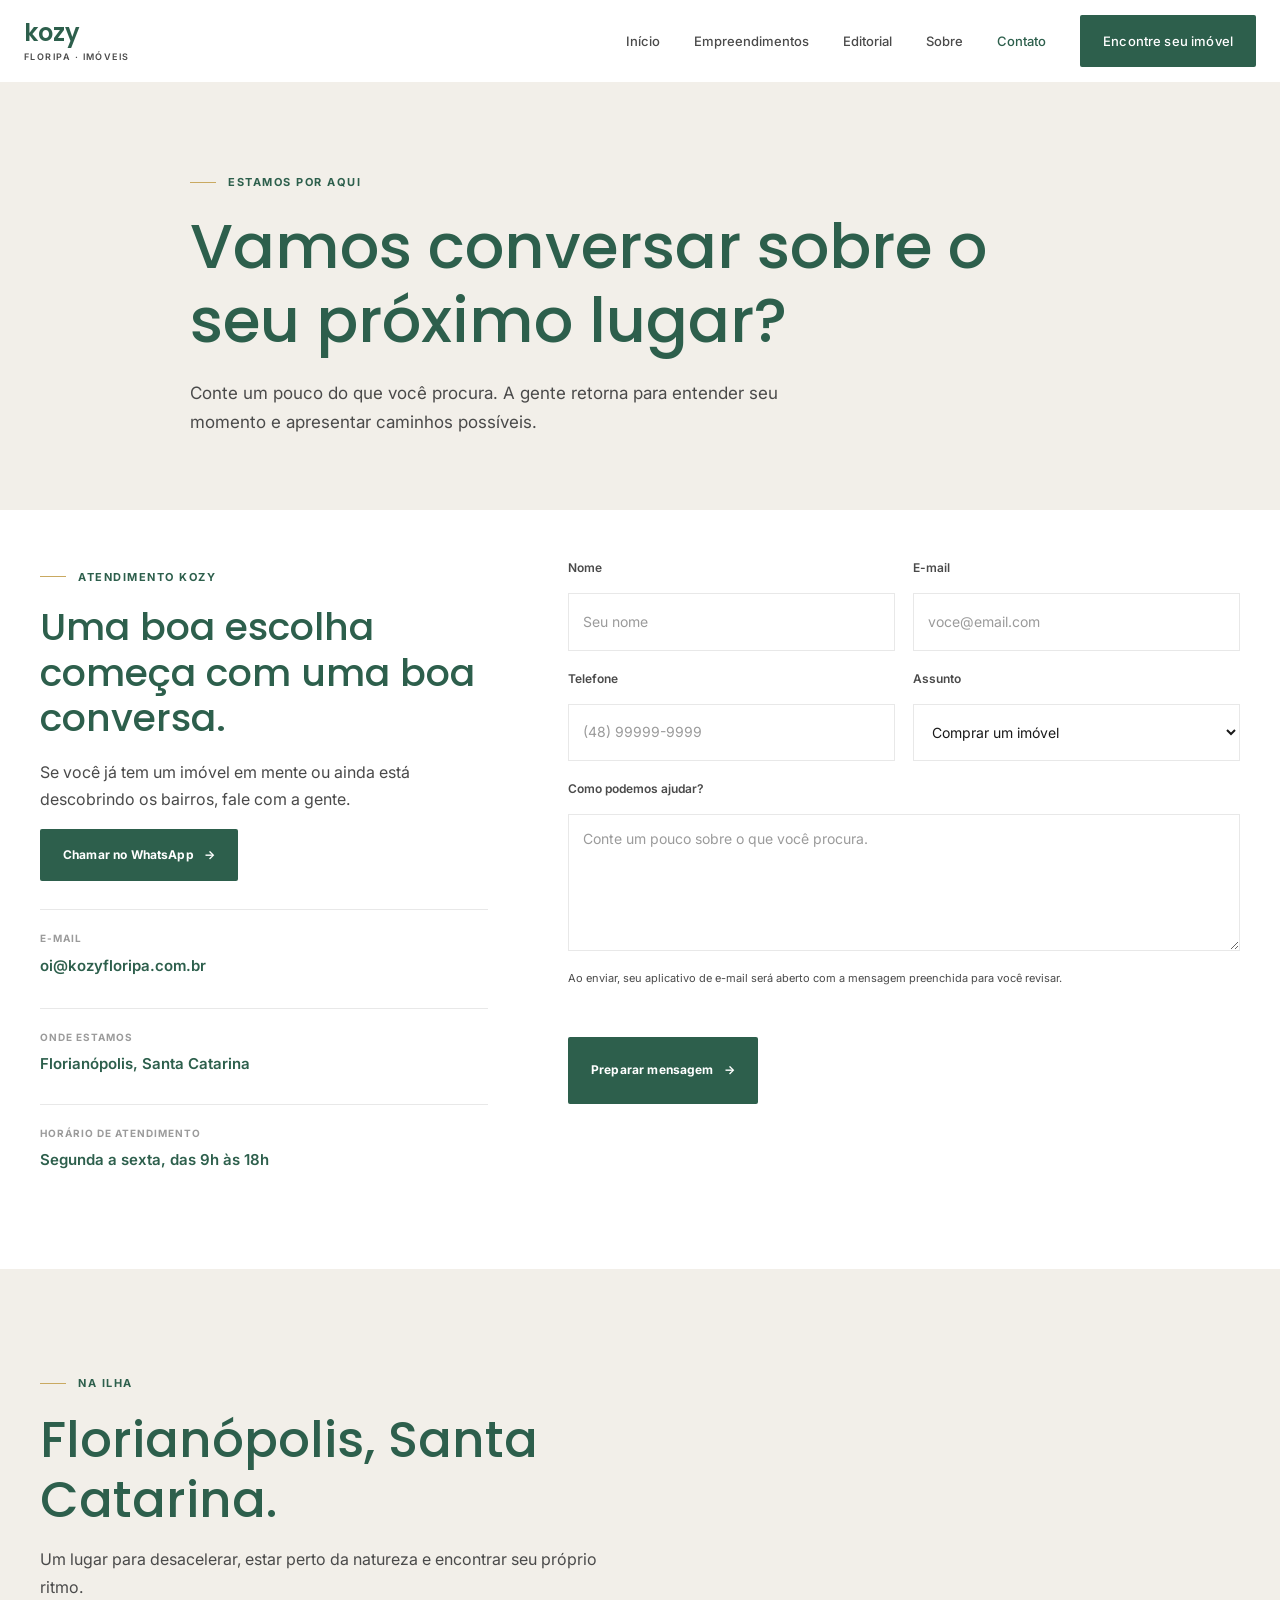
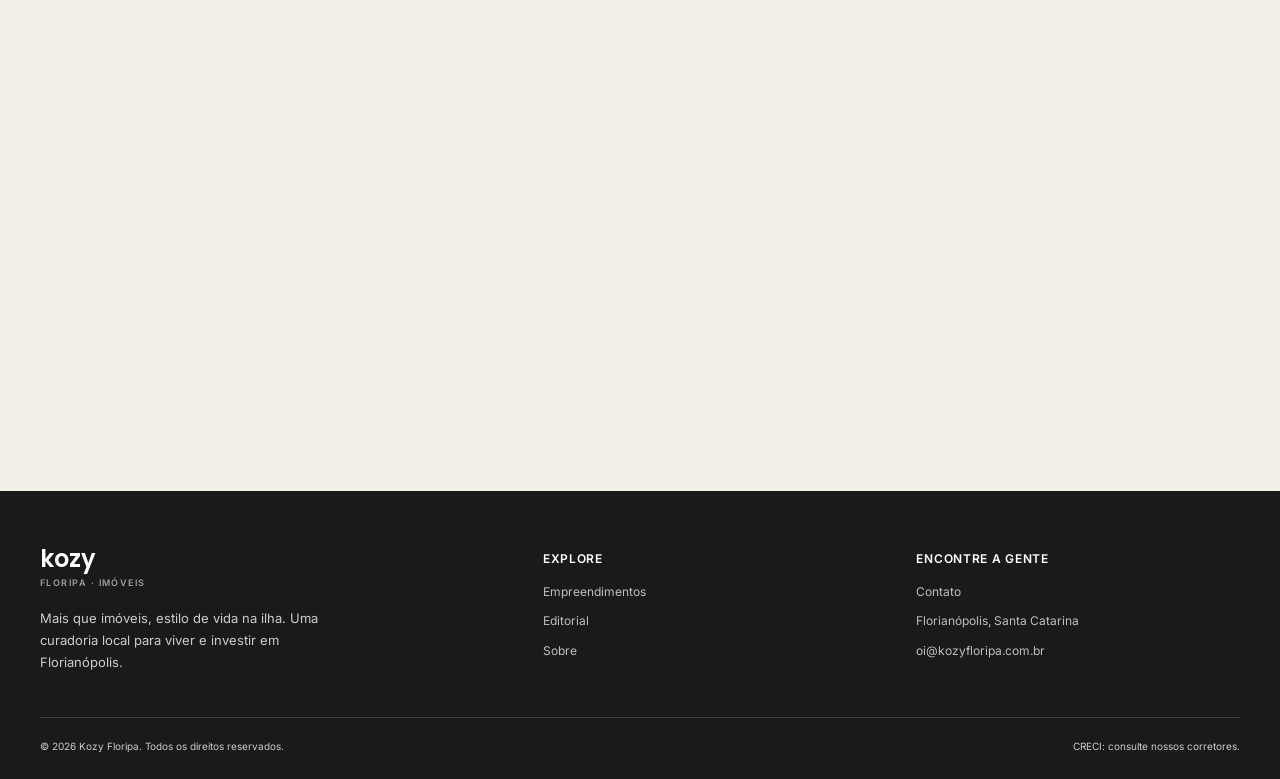
<file: pages/contato.html>
<!doctype html>
<html lang="pt-BR">
<head>
  <meta charset="utf-8"><meta name="viewport" content="width=device-width, initial-scale=1">
  <meta name="description" content="Fale com a Kozy Floripa para encontrar seu próximo imóvel ou tirar dúvidas sobre lançamentos imobiliários.">
  <meta name="theme-color" content="#2D5F4C">
  <title>Contato | Kozy Floripa</title>
  <link rel="canonical" href="https://shiriudailha.github.io/kozy-floripa/pages/contato.html">
  <meta property="og:type" content="website"><meta property="og:locale" content="pt_BR"><meta property="og:site_name" content="Kozy Floripa">
  <meta property="og:title" content="Contato | Kozy Floripa"><meta property="og:description" content="Fale com a Kozy Floripa para encontrar seu próximo imóvel ou tirar dúvidas sobre lançamentos imobiliários.">
  <meta property="og:url" content="https://shiriudailha.github.io/kozy-floripa/pages/contato.html"><meta property="og:image" content="https://images.pexels.com/photos/15641806/pexels-photo-15641806.jpeg?auto=compress&amp;cs=tinysrgb&amp;w=1200">
  <link rel="preconnect" href="https://fonts.googleapis.com"><link rel="preconnect" href="https://fonts.gstatic.com" crossorigin>
  <link href="https://fonts.googleapis.com/css2?family=Inter:wght@400;500;600;700&family=Poppins:wght@400;500;600&display=swap" rel="stylesheet"><link rel="stylesheet" href="../css/global.css"><script src="../js/main.js" defer></script>
</head>
<body>
  <a class="skip-link" href="#conteudo">Pular para o conteúdo</a>
  <header class="site-header"><div class="header-inner"><a class="brand" href="../index.html" aria-label="Kozy Floripa, página inicial"><span class="brand-name">kozy</span><span class="brand-caption">Floripa · imóveis</span></a><button class="nav-toggle" type="button" aria-label="Abrir menu" aria-expanded="false" aria-controls="menu-principal"><span></span></button><nav class="site-nav" id="menu-principal" aria-label="Navegação principal"><a href="../index.html">Início</a><a href="lancamentos.html">Empreendimentos</a><a href="editorial.html">Editorial</a><a href="../index.html#sobre-title">Sobre</a><a href="contato.html" aria-current="page">Contato</a><a class="button button--primary" href="#formulario">Encontre seu imóvel</a></nav></div></header>
  <main id="conteudo"><section class="page-hero"><div class="container"><span class="eyebrow">Estamos por aqui</span><h1>Vamos conversar sobre o seu próximo lugar?</h1><p>Conte um pouco do que você procura. A gente retorna para entender seu momento e apresentar caminhos possíveis.</p></div></section>
    <section class="section" style="padding-top:48px"><div class="container contact-layout"><div class="contact-copy"><span class="eyebrow">Atendimento Kozy</span><h2>Uma boa escolha começa com uma boa conversa.</h2><p>Se você já tem um imóvel em mente ou ainda está descobrindo os bairros, fale com a gente.</p><a class="button button--primary" href="https://wa.me/message/YGVRGLCAVJLBL1" target="_blank" rel="noopener noreferrer">Chamar no WhatsApp <span aria-hidden="true">→</span></a><div class="contact-method"><span>E-mail</span><a href="mailto:oi@kozyfloripa.com.br">oi@kozyfloripa.com.br</a></div><div class="contact-method"><span>Onde estamos</span><address>Florianópolis, Santa Catarina</address></div><div class="contact-method"><span>Horário de atendimento</span><address>Segunda a sexta, das 9h às 18h</address></div></div>
      <form class="contact-form" id="formulario" data-contact-form>
        <div class="form-field"><label for="nome">Nome</label><input id="nome" name="nome" autocomplete="name" placeholder="Seu nome" required></div>
        <div class="form-field"><label for="email">E-mail</label><input id="email" name="email" type="email" autocomplete="email" placeholder="voce@email.com" required></div>
        <div class="form-field"><label for="telefone">Telefone</label><input id="telefone" name="telefone" type="tel" autocomplete="tel" placeholder="(48) 99999-9999"></div>
        <div class="form-field"><label for="interesse">Assunto</label><select id="interesse" name="interesse"><option value="Compra de imóvel">Comprar um imóvel</option><option value="Investimento">Investir em Florianópolis</option><option value="Informações sobre lançamento">Informações sobre um lançamento</option><option value="Outro assunto">Outro assunto</option></select></div>
        <div class="form-field form-field--full"><label for="mensagem">Como podemos ajudar?</label><textarea id="mensagem" name="mensagem" placeholder="Conte um pouco sobre o que você procura." required></textarea></div>
        <p class="form-note">Ao enviar, seu aplicativo de e-mail será aberto com a mensagem preenchida para você revisar.</p>
        <button class="button button--primary" type="submit">Preparar mensagem <span aria-hidden="true">→</span></button><p class="form-status" id="form-status" aria-live="polite"></p>
      </form></div></section>
    <section class="section section--sand"><div class="container"><div class="section-heading"><span class="eyebrow">Na ilha</span><h2>Florianópolis, Santa Catarina.</h2><p>Um lugar para desacelerar, estar perto da natureza e encontrar seu próprio ritmo.</p></div><iframe class="map-frame" title="Mapa de Florianópolis" loading="lazy" src="https://www.openstreetmap.org/export/embed.html?bbox=-48.62%2C-27.75%2C-48.35%2C-27.42&amp;layer=mapnik"></iframe></div></section>
  </main>
  <footer class="site-footer"><div class="container"><div class="footer-top"><div class="footer-brand"><a class="brand" href="../index.html"><span class="brand-name">kozy</span><span class="brand-caption">Floripa · imóveis</span></a><p>Mais que imóveis, estilo de vida na ilha. Uma curadoria local para viver e investir em Florianópolis.</p></div><div class="footer-column"><h2>Explore</h2><a href="lancamentos.html">Empreendimentos</a><a href="editorial.html">Editorial</a><a href="../index.html#sobre-title">Sobre</a></div><div class="footer-column"><h2>Encontre a gente</h2><a href="contato.html">Contato</a><address>Florianópolis, Santa Catarina</address><a href="mailto:oi@kozyfloripa.com.br">oi@kozyfloripa.com.br</a></div></div><div class="footer-bottom"><span>© 2026 Kozy Floripa. Todos os direitos reservados.</span><span>CRECI: consulte nossos corretores.</span></div></div></footer>
</body>
</html>
</file>
<file: css/global.css>
:root {
  --verde-natureza: #2D5F4C;
  --ouro-confianca: #C9A961;
  --coral-acolhimento: #E07A5F;
  --areia-leveza: #F2EFE9;
  --branco: #FFFFFF;
  --off-white: #FAFAFA;
  --cinza-claro: #E8E8E8;
  --cinza-medio: #9B9B9B;
  --cinza-escuro: #4A4A4A;
  --preto-suave: #1A1A1A;
  --sucesso: #2D5F4C;
  --alerta: #D4A574;
  --erro: #C75B5B;
  --informacao: #5B9BD5;
  --font-title: 'Poppins', sans-serif;
  --font-body: 'Inter', sans-serif;
  --content-width: 1200px;
  --space-section: 96px;
  --shadow-card: 0 8px 30px rgba(26, 26, 26, 0.08);
}

*, *::before, *::after { box-sizing: border-box; }
html { scroll-behavior: smooth; }
body {
  margin: 0;
  color: var(--preto-suave);
  background: var(--branco);
  font: 400 16px/1.7 var(--font-body);
  -webkit-font-smoothing: antialiased;
}
body, button, input, textarea, select { font-family: var(--font-body); }
img { display: block; max-width: 100%; }
a { color: inherit; text-decoration: none; }
button, input, textarea { font: inherit; }
button, a, summary { -webkit-tap-highlight-color: transparent; }
button { color: inherit; }
h1, h2, h3, h4 {
  margin: 0;
  color: var(--verde-natureza);
  font-family: var(--font-title);
  font-weight: 500;
  line-height: 1.2;
}
p { margin: 0 0 1rem; }
::selection { color: var(--branco); background: var(--verde-natureza); }
:focus-visible { outline: 3px solid var(--coral-acolhimento); outline-offset: 3px; }
.skip-link {
  position: fixed; z-index: 100; top: 8px; left: 8px; padding: 12px 16px;
  color: var(--branco); background: var(--verde-natureza); transform: translateY(-160%);
}
.skip-link:focus { transform: translateY(0); }
.container { width: min(var(--content-width), calc(100% - 48px)); margin-inline: auto; }
.section { padding-block: var(--space-section); }
.section--sand { background: var(--areia-leveza); }
.eyebrow {
  display: inline-flex; align-items: center; gap: 12px; margin-bottom: 18px;
  color: var(--verde-natureza); font-size: 11px; font-weight: 700; letter-spacing: 1.5px; text-transform: uppercase;
}
.eyebrow::before { width: 26px; height: 1px; background: var(--ouro-confianca); content: ''; }
.section-heading { max-width: 690px; margin-bottom: 44px; }
.section-heading h2 { max-width: 620px; font-size: clamp(32px, 4vw, 50px); }
.section-heading p { max-width: 560px; margin: 16px 0 0; color: var(--cinza-escuro); }
.text-link { display: inline-flex; align-items: center; gap: 10px; color: var(--verde-natureza); font-size: 14px; font-weight: 700; }
.text-link::after { content: '\2192'; transition: transform .2s ease; }
.text-link:hover::after { transform: translateX(4px); }

.site-header { position: relative; z-index: 20; background: var(--branco); }
.header-inner {
  display: flex; min-height: 82px; align-items: center; justify-content: space-between;
  width: min(1360px, calc(100% - 48px)); margin-inline: auto;
}
.brand { display: inline-flex; flex-direction: column; line-height: 1; }
.brand-name { color: var(--verde-natureza); font: 600 24px/1 var(--font-title); letter-spacing: 0; }
.brand-caption { margin-top: 7px; color: var(--cinza-escuro); font-size: 9px; font-weight: 600; letter-spacing: 1.45px; text-transform: uppercase; }
.site-nav { display: flex; align-items: center; gap: 34px; }
.site-nav a { color: var(--cinza-escuro); font-size: 13px; font-weight: 500; transition: color .2s; }
.site-nav a:hover, .site-nav a[aria-current="page"] { color: var(--verde-natureza); }
.site-nav a.button--primary, .site-nav a.button--primary:hover { color: var(--branco); }
.nav-toggle { display: none; width: 44px; height: 44px; align-items: center; justify-content: center; border: 1px solid var(--cinza-claro); background: transparent; cursor: pointer; }
.nav-toggle span, .nav-toggle span::before, .nav-toggle span::after { display: block; width: 18px; height: 1px; background: var(--verde-natureza); transition: transform .2s ease; }
.nav-toggle span { position: relative; }
.nav-toggle span::before, .nav-toggle span::after { position: absolute; left: 0; content: ''; }
.nav-toggle span::before { top: -6px; }
.nav-toggle span::after { top: 6px; }
.nav-toggle[aria-expanded="true"] span { background: transparent; }
.nav-toggle[aria-expanded="true"] span::before { top: 0; transform: rotate(45deg); }
.nav-toggle[aria-expanded="true"] span::after { top: 0; transform: rotate(-45deg); }

.button {
  display: inline-flex; min-height: 52px; align-items: center; justify-content: center; gap: 10px;
  padding: 0 22px; border: 1px solid transparent; border-radius: 2px;
  font-size: 12px; font-weight: 700; letter-spacing: .15px; cursor: pointer;
  transition: background .2s ease, color .2s ease, border-color .2s ease, transform .2s ease;
}
.button:hover { transform: translateY(-2px); }
.button--primary { color: var(--branco); background: var(--verde-natureza); }
.button--primary:hover { color: var(--branco); background: #234c3d; }
.button--secondary { color: var(--preto-suave); background: var(--ouro-confianca); }
.button--secondary:hover { color: var(--preto-suave); background: #d6ba78; }
.button--outline { border-color: var(--verde-natureza); color: var(--verde-natureza); background: transparent; }
.button--outline:hover { color: var(--branco); background: var(--verde-natureza); }
.button--light { border-color: rgba(255,255,255,.8); color: var(--branco); background: transparent; }
.button--light:hover { color: var(--verde-natureza); background: var(--branco); }

.hero { position: relative; display: flex; min-height: min(720px, calc(100svh - 82px)); align-items: center; color: var(--branco); background: var(--verde-natureza); isolation: isolate; }
.hero::before { position: absolute; z-index: -1; inset: 0; background: linear-gradient(90deg, rgba(18,38,30,.76) 0%, rgba(18,38,30,.44) 45%, rgba(18,38,30,.05) 100%); content: ''; }
.hero-image { position: absolute; z-index: -2; inset: 0; width: 100%; height: 100%; object-fit: cover; object-position: center 52%; }
.hero-content { width: min(1360px, calc(100% - 48px)); margin-inline: auto; padding-block: 90px; }
.hero .eyebrow { color: var(--branco); }
.hero h1 { max-width: 730px; color: var(--branco); font-size: clamp(42px, 6vw, 76px); font-weight: 400; }
.hero-copy { max-width: 520px; margin: 24px 0 32px; color: rgba(255,255,255,.88); font-size: 16px; }
.hero-actions { display: flex; flex-wrap: wrap; gap: 12px; }
.hero-note { position: absolute; right: 32px; bottom: 28px; color: rgba(255,255,255,.85); font-size: 11px; }
.page-hero { padding: 82px 0 74px; background: var(--areia-leveza); }
.page-hero .container { max-width: 900px; }
.page-hero h1 { max-width: 800px; font-size: clamp(38px, 5vw, 62px); }
.page-hero p { max-width: 650px; margin: 20px 0 0; color: var(--cinza-escuro); font-size: 17px; }

.property-grid { display: grid; grid-template-columns: repeat(3, minmax(0, 1fr)); gap: 26px; }
.property-card { min-width: 0; background: var(--branco); }
.property-image-wrap { position: relative; overflow: hidden; aspect-ratio: 4 / 3; background: var(--areia-leveza); }
.property-image { width: 100%; height: 100%; object-fit: cover; transition: transform .55s cubic-bezier(.2,.7,.2,1); }
.property-card:hover .property-image { transform: scale(1.035); }
.property-status { position: absolute; top: 16px; left: 16px; padding: 7px 11px; color: var(--verde-natureza); background: var(--branco); font-size: 10px; font-weight: 700; letter-spacing: .7px; text-transform: uppercase; }
.property-image-caption { position: absolute; right: 10px; bottom: 10px; padding: 5px 8px; color: var(--preto-suave); background: rgba(255,255,255,.92); font-size: 9px; font-weight: 600; }
.property-details { padding: 21px 0 0; }
.property-card > a { display: block; height: 100%; }
.property-location { margin-bottom: 7px; color: var(--cinza-escuro); font-size: 11px; font-weight: 600; letter-spacing: .8px; text-transform: uppercase; }
.property-details h3 { font-size: 19px; }
.property-meta { display: flex; flex-wrap: wrap; gap: 9px 18px; margin: 15px 0; color: var(--cinza-escuro); font-size: 12px; }
.property-meta span + span::before { margin-right: 18px; color: var(--ouro-confianca); content: '/'; }
.property-price { color: var(--verde-natureza); font-size: 18px; font-weight: 700; }
.property-footer { display: flex; align-items: center; justify-content: space-between; gap: 12px; padding-top: 15px; border-top: 1px solid var(--cinza-claro); }
.property-footer .text-link { font-size: 12px; }
.listing-toolbar { display: flex; flex-wrap: wrap; align-items: center; justify-content: space-between; gap: 18px; margin-bottom: 34px; }
.filter-list { display: flex; flex-wrap: wrap; gap: 8px; }
.filter-button { min-height: 40px; padding: 0 14px; border: 1px solid var(--cinza-claro); color: var(--cinza-escuro); background: var(--branco); font-size: 12px; cursor: pointer; }
.filter-button[aria-pressed="true"] { border-color: var(--verde-natureza); color: var(--branco); background: var(--verde-natureza); }
.listing-count { color: var(--cinza-escuro); font-size: 12px; }
.property-card[hidden] { display: none; }
.property-detail-hero { padding: 70px 0 46px; background: var(--areia-leveza); }
.property-detail-hero h1 { max-width: 850px; font-size: clamp(38px, 5vw, 62px); }
.property-detail-hero p { max-width: 650px; margin: 18px 0 0; color: var(--cinza-escuro); }
.property-gallery { display: grid; grid-template-columns: repeat(2, minmax(0, 1fr)); gap: 18px; }
.property-gallery-item { min-width: 0; margin: 0; }
.property-gallery-item:first-child { grid-column: 1 / -1; }
.property-gallery-item img { width: 100%; aspect-ratio: 16 / 10; object-fit: cover; background: var(--areia-leveza); }
.property-gallery-item:first-child img { aspect-ratio: 2 / 1; }
.property-gallery-item figcaption { padding-top: 9px; color: var(--cinza-escuro); font-size: 12px; }
.property-detail-note { margin-top: 28px; padding: 18px 20px; border-left: 2px solid var(--ouro-confianca); color: var(--cinza-escuro); background: var(--areia-leveza); font-size: 12px; }
.page-end-marker { display: block; width: 100%; height: 2px; }
.editorial-grid { display: grid; grid-template-columns: repeat(2, minmax(0, 1fr)); gap: 32px; }
.editorial-card { min-width: 0; }
.editorial-card a { display: block; }
.editorial-image-wrap { overflow: hidden; aspect-ratio: 16 / 10; background: var(--areia-leveza); }
.editorial-image { width: 100%; height: 100%; object-fit: cover; transition: transform .55s cubic-bezier(.2,.7,.2,1); }
.editorial-card a:hover .editorial-image { transform: scale(1.035); }
.editorial-card-copy { padding-top: 20px; }
.editorial-category { margin-bottom: 9px; color: var(--coral-acolhimento); font-size: 10px; font-weight: 700; letter-spacing: 1.1px; text-transform: uppercase; }
.editorial-card h2 { margin-bottom: 10px; font-size: 26px; }
.editorial-card-copy p:not(.editorial-category) { max-width: 540px; margin-bottom: 16px; color: var(--cinza-escuro); font-size: 14px; }
.editorial-meta { display: flex; gap: 16px; margin-top: 18px; color: var(--cinza-medio); font-size: 11px; }

.split-layout { display: grid; grid-template-columns: 1fr 1fr; align-items: center; gap: clamp(40px, 8vw, 110px); }
.split-image { width: 100%; min-height: 440px; max-height: 580px; object-fit: cover; }
.split-copy h2 { margin-bottom: 20px; font-size: clamp(32px, 4vw, 48px); }
.split-copy p { color: var(--cinza-escuro); }
.split-copy .button { margin-top: 14px; }
.stats-row { display: grid; grid-template-columns: repeat(3, 1fr); gap: 20px; margin-top: 38px; padding-top: 24px; border-top: 1px solid var(--cinza-claro); }
.stat strong { display: block; color: var(--verde-natureza); font: 500 25px/1.2 var(--font-title); }
.stat span { color: var(--cinza-escuro); font-size: 11px; }

.cta-band { display: flex; align-items: center; justify-content: space-between; gap: 36px; padding: 54px 60px; color: var(--branco); background: var(--verde-natureza); }
.cta-band h2 { max-width: 630px; color: var(--branco); font-size: clamp(28px, 3.4vw, 42px); }
.cta-band p { max-width: 550px; margin: 13px 0 0; color: rgba(255,255,255,.78); }
.cta-band .button { flex: 0 0 auto; }

.article-layout { display: grid; grid-template-columns: 250px minmax(0, 1fr); align-items: start; gap: 64px; }
.article-body { max-width: 760px; }
.article-toc { grid-column: 1; grid-row: 1; }
.article-body { grid-column: 2; grid-row: 1; }
.article-body h2 { margin: 52px 0 16px; font-size: 30px; }
.article-body h3 { margin: 32px 0 12px; font-size: 21px; }
.article-body p, .article-body li { color: var(--cinza-escuro); }
.article-body ul { padding-left: 22px; }
.article-toc { position: sticky; top: 24px; padding: 24px; border-left: 2px solid var(--ouro-confianca); background: var(--areia-leveza); }
.article-toc strong { display: block; margin-bottom: 12px; color: var(--verde-natureza); font-family: var(--font-title); font-size: 14px; }
.article-toc a { display: block; padding: 5px 0; color: var(--cinza-escuro); font-size: 12px; }
.article-toc a:hover { color: var(--verde-natureza); }
.comparison-wrap { overflow-x: auto; margin: 28px 0; }
.comparison-table { width: 100%; min-width: 570px; border-collapse: collapse; text-align: left; }
.comparison-table th, .comparison-table td { padding: 15px 16px; border-bottom: 1px solid var(--cinza-claro); }
.comparison-table th { color: var(--verde-natureza); background: var(--areia-leveza); font-size: 12px; }
.comparison-table td { color: var(--cinza-escuro); font-size: 13px; }
.comparison-table td:first-child { color: var(--preto-suave); font-weight: 600; }
.checklist { display: grid; gap: 11px; margin: 24px 0; padding: 0; list-style: none; }
.checklist li { display: flex; align-items: flex-start; gap: 12px; }
.checklist input { width: 18px; height: 18px; flex: 0 0 18px; margin: 4px 0 0; accent-color: var(--verde-natureza); }
.checklist label { color: var(--cinza-escuro); cursor: pointer; }
.faq-list { border-top: 1px solid var(--cinza-claro); }
.faq-item { border-bottom: 1px solid var(--cinza-claro); }
.faq-item summary { display: flex; align-items: center; justify-content: space-between; gap: 18px; padding: 21px 0; color: var(--verde-natureza); font-family: var(--font-title); font-size: 16px; cursor: pointer; list-style: none; }
.faq-item summary::-webkit-details-marker { display: none; }
.faq-item summary::after { color: var(--ouro-confianca); font: 400 24px/1 var(--font-body); content: '+'; }
.faq-item[open] summary::after { content: '\2212'; }
.faq-answer { max-width: 750px; padding: 0 38px 18px 0; color: var(--cinza-escuro); font-size: 14px; }
.article-gallery { display: grid; grid-template-columns: repeat(2, minmax(0, 1fr)); gap: 12px; margin: 30px 0; }
.article-gallery figure { min-width: 0; margin: 0; }
.article-gallery img { width: 100%; aspect-ratio: 4 / 3; object-fit: cover; background: var(--areia-leveza); }
.article-gallery figcaption { padding-top: 7px; color: var(--cinza-medio); font-size: 11px; }
.article-end { min-height: 1px; }
.reading-modal[hidden] { display: none; }
.reading-modal { position: fixed; z-index: 100; inset: 0; display: grid; place-items: center; padding: 20px; }
.reading-modal-backdrop { position: absolute; inset: 0; background: rgba(26,26,26,.66); }
.reading-modal-panel { position: relative; width: min(100%, 520px); padding: 38px; background: var(--branco); box-shadow: var(--shadow-card); }
.reading-modal-close { position: absolute; top: 12px; right: 12px; display: grid; width: 40px; height: 40px; place-items: center; border: 1px solid var(--cinza-claro); background: var(--branco); font-size: 22px; cursor: pointer; }
.reading-modal-panel h2 { margin-bottom: 14px; font-size: 32px; }
.reading-modal-panel p { color: var(--cinza-escuro); }
.reading-modal-panel .button { margin-top: 8px; }
body.modal-open { overflow: hidden; }

.contact-layout { display: grid; grid-template-columns: .8fr 1.2fr; gap: 80px; }
.contact-copy h2 { margin-bottom: 18px; font-size: 38px; }
.contact-copy > p { color: var(--cinza-escuro); }
.contact-method { margin-top: 28px; padding-top: 20px; border-top: 1px solid var(--cinza-claro); }
.contact-method span { display: block; margin-bottom: 5px; color: var(--cinza-medio); font-size: 10px; font-weight: 700; letter-spacing: 1px; text-transform: uppercase; }
.contact-method a, .contact-method address { color: var(--verde-natureza); font-size: 15px; font-style: normal; font-weight: 600; }
.contact-form { display: grid; grid-template-columns: 1fr 1fr; gap: 18px; }
.form-field { display: grid; gap: 7px; }
.form-field--full { grid-column: 1 / -1; }
.form-field label { color: var(--cinza-escuro); font-size: 12px; font-weight: 600; }
.form-field input, .form-field textarea, .form-field select { width: 100%; min-height: 50px; padding: 12px 14px; border: 1px solid var(--cinza-claro); border-radius: 0; color: var(--preto-suave); background: var(--branco); font-size: 14px; }
.form-field textarea { min-height: 130px; resize: vertical; }
.form-field input::placeholder, .form-field textarea::placeholder { color: var(--cinza-medio); }
.form-note { grid-column: 1 / -1; color: var(--cinza-escuro); font-size: 11px; }
.form-status { grid-column: 1 / -1; min-height: 20px; color: var(--verde-natureza); font-size: 13px; }
.contact-form .button { justify-self: start; }
.map-frame { display: block; width: 100%; height: 350px; border: 0; background: var(--areia-leveza); }

.site-footer { padding: 56px 0 24px; color: rgba(255,255,255,.78); background: var(--preto-suave); }
.footer-top { display: grid; grid-template-columns: 1.4fr 1fr 1fr; gap: 50px; padding-bottom: 44px; }
.footer-brand .brand-name { color: var(--branco); }
.footer-brand .brand-caption { color: rgba(255,255,255,.58); }
.footer-brand p { max-width: 320px; margin: 20px 0 0; font-size: 13px; }
.footer-column h2 { margin: 4px 0 16px; color: var(--branco); font: 600 12px var(--font-body); letter-spacing: .7px; text-transform: uppercase; }
.footer-column a, .footer-column address { display: block; margin: 9px 0; color: rgba(255,255,255,.72); font-size: 12px; font-style: normal; }
.footer-column a:hover { color: var(--ouro-confianca); }
.footer-bottom { display: flex; justify-content: space-between; gap: 18px; padding-top: 20px; border-top: 1px solid rgba(255,255,255,.16); font-size: 10px; }

@media (max-width: 900px) {
  :root { --space-section: 76px; }
  .site-nav { gap: 20px; }
  .site-nav .button { min-height: 44px; padding-inline: 14px; }
  .property-grid { grid-template-columns: repeat(2, minmax(0, 1fr)); }
  .article-layout { grid-template-columns: 1fr; gap: 26px; }
  .article-toc, .article-body { grid-column: 1; grid-row: auto; }
  .article-toc { position: static; }
  .contact-layout { gap: 44px; }
}
@media (max-width: 820px) {
  .nav-toggle { display: flex; }
  .site-nav {
    position: absolute; top: 100%; right: 0; left: 0; display: none; align-items: stretch; gap: 0;
    padding: 8px 18px 18px; border-top: 1px solid var(--cinza-claro); background: var(--branco); box-shadow: var(--shadow-card);
  }
  .site-nav.is-open { display: flex; flex-direction: column; }
  .site-nav a:not(.button) { padding: 13px 4px; border-bottom: 1px solid var(--cinza-claro); }
  .site-nav .button { margin-top: 14px; }
}
@media (max-width: 680px) {
  :root { --space-section: 62px; }
  .container, .header-inner, .hero-content { width: min(100% - 36px, var(--content-width)); }
  .header-inner { min-height: 72px; }
  .nav-toggle { display: flex; }
  .site-nav {
    position: absolute; top: 100%; right: 0; left: 0; display: none; align-items: stretch; gap: 0;
    padding: 8px 18px 18px; border-top: 1px solid var(--cinza-claro); background: var(--branco); box-shadow: var(--shadow-card);
  }
  .site-nav.is-open { display: flex; flex-direction: column; }
  .site-nav a:not(.button) { padding: 13px 4px; border-bottom: 1px solid var(--cinza-claro); }
  .site-nav .button { margin-top: 14px; }
  .hero { min-height: 650px; min-height: min(720px, calc(100svh - 72px)); }
  .hero::before { background: linear-gradient(90deg, rgba(18,38,30,.74), rgba(18,38,30,.3)); }
  .hero-content { padding-block: 70px; }
  .hero h1 { max-width: 550px; font-size: clamp(40px, 11vw, 60px); }
  .hero-copy { font-size: 14px; }
  .hero-note { right: 18px; bottom: 16px; font-size: 9px; }
  .page-hero { padding: 60px 0 52px; }
  .page-hero p { font-size: 15px; }
  .property-grid { grid-template-columns: 1fr; gap: 34px; }
  .property-gallery { grid-template-columns: 1fr; gap: 16px; }
  .property-gallery-item:first-child { grid-column: auto; }
  .property-gallery-item:first-child img { aspect-ratio: 4 / 3; }
  .editorial-grid { grid-template-columns: 1fr; gap: 36px; }
  .property-image-wrap { aspect-ratio: 1.25 / 1; }
  .split-layout, .contact-layout { grid-template-columns: 1fr; gap: 34px; }
  .split-image { min-height: 300px; max-height: 420px; }
  .stats-row { gap: 10px; }
  .stat strong { font-size: 21px; }
  .stat span { font-size: 10px; }
  .cta-band { align-items: flex-start; flex-direction: column; padding: 36px 24px; }
  .listing-toolbar { align-items: flex-start; flex-direction: column; }
  .filter-list { gap: 6px; }
  .filter-button { padding-inline: 11px; }
  .article-body h2 { margin-top: 40px; font-size: 26px; }
  .article-gallery { gap: 8px; }
  .reading-modal-panel { padding: 32px 24px 26px; }
  .reading-modal-panel h2 { font-size: 27px; }
  .contact-copy h2 { font-size: 32px; }
  .contact-form { grid-template-columns: 1fr; }
  .form-field--full, .form-note, .form-status { grid-column: auto; }
  .footer-top { grid-template-columns: 1fr 1fr; gap: 30px 20px; }
  .footer-brand { grid-column: 1 / -1; }
  .footer-bottom { flex-direction: column; }
}
@media (prefers-reduced-motion: reduce) {
  *, *::before, *::after { scroll-behavior: auto !important; transition-duration: .01ms !important; animation-duration: .01ms !important; }
}
</file>
